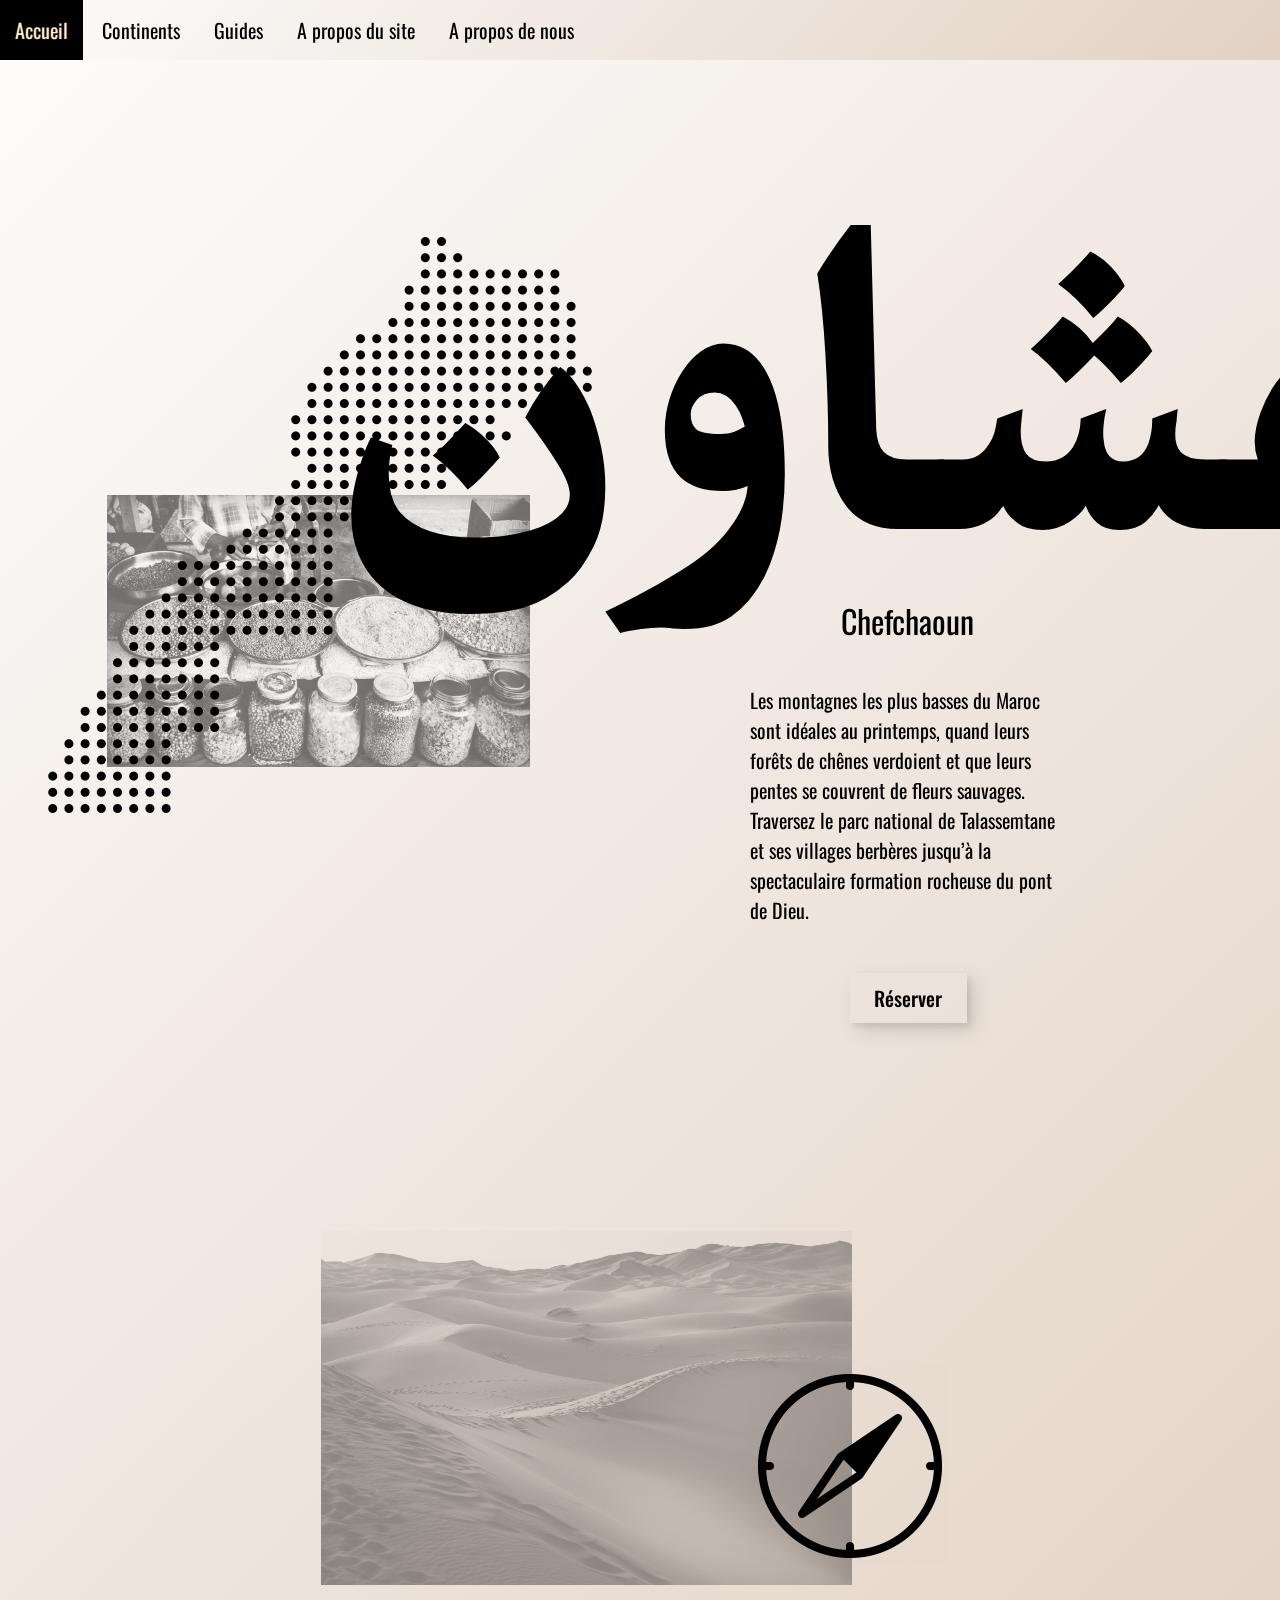
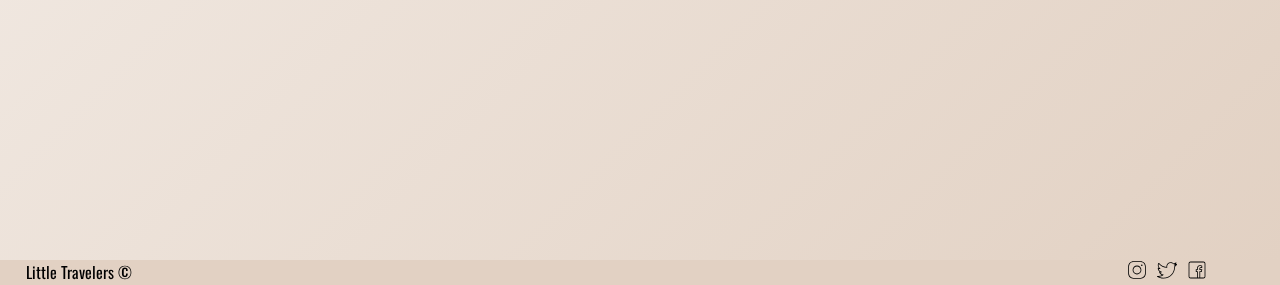
<file: voyages2.html>
<!DOCTYPE html>
<html lang="en">
<head>
    <meta charset="UTF-8">
    <meta http-equiv="X-UA-Compatible" content="IE=edge">
    <meta name="viewport" content="width=device-width, initial-scale=1.0">
    <link rel="preconnect" href="https://fonts.googleapis.com">
    <link rel="preconnect" href="https://fonts.gstatic.com" crossorigin>
    <link href="https://fonts.googleapis.com/css2?family=Fjalla+One&display=swap" rel="stylesheet">
    <link rel="preconnect" href="https://fonts.googleapis.com">
    <link rel="preconnect" href="https://fonts.gstatic.com" crossorigin>
    <link href="https://fonts.googleapis.com/css2?family=Oswald:wght@500&display=swap" rel="stylesheet">
    <link rel="preconnect" href="https://fonts.googleapis.com">
    <link rel="preconnect" href="https://fonts.gstatic.com" crossorigin>
    <link href="https://fonts.googleapis.com/css2?family=Mirza:wght@500&display=swap" rel="stylesheet">
    <link rel="stylesheet" href="/css/voyages2.css">
    <link rel="stylesheet" href="css/voyages.css">
    
    <title>Chefchaoun</title>
</head>
<body class="chefbody">
        <header>
            <div class="menuderoulant">
                <nav class="struct">
                    <ul class="navbar">    
                        <li><a href="#">Accueil</a></li>
                        <li><a href="#">Continents</a>    
                            <ul>    
                                <li><a href="#">Afrique</a>
                                    <ul>
                                        <li><a href="#">Chefchaoun</a></li> 
                                    </ul>
                                </li> 
                                <li><a href="#">Amérique</a></li>
                                <li><a href="#">Asie</a></li>
                                <li><a href="#">Europe</a>
                                    <ul>
                                        <li><a href="#">Edimbourg</a></li>
                                        <li><a href="#">Reykjavik</a></li>
                                    </ul>
                                </li>
                                <li><a href="#">Océanie</a></li> 
                            </ul>
                        </li>    
                        <li><a href="#">Guides</a>
                            <ul>    
                                <li><a href="#">Laura</a>
                                    <ul>
                                        <li><a href="#">Chefchaoun</a></li> 
                                    </ul>
                                </li> 
                                <li><a href="#">Boris</a>
                                    <ul>
                                        <li><a href="#">Reykjavik</a></li> 
                                    </ul>
                                </li>
                                <li><a href="#">Laura</a>
                                    <ul>
                                        <li><a href="#">Edimbourg</a></li> 
                                    </ul>
                                </li>
                            </ul>
                        </li>   
                        <li><a href="#">A propos du site</a></li>    
                        <li><a href="#">A propos de nous</a></li>     
                        
                    </ul>   
                </nav> 
            </div>
        </header>




    <main class="maincc">
        
            <section class="titlecc">
                <h1 class="titrecc">شفشاون</h1>   
            </section>

            <section class="pic">
                <img class= "epice" src="/assets/epice.svg" alt="marchand d'épice">
            </section>

            <section class="pic2">
                <img class= "marocstyle" src="/assets/marocdots.vectornator/Thumbnail.png" alt="Maroc">
            </section>

            <section class="booking">
                <div class="program">
                    <p>Chefchaoun</p>
                </div>
                <div class="textpart2">
                    <p>Les montagnes les plus basses du Maroc sont idéales au printemps, quand leurs forêts de chênes verdoient et que leurs pentes se couvrent de fleurs sauvages. Traversez le parc national de Talassemtane et ses villages berbères jusqu’à la spectaculaire formation rocheuse du pont de Dieu.</p>
                    
                </div>

            
                <div class="container">
                    <p><a href="#modal" class="btngo">Réserver</a></p>
                </div>
                
                <div id="modal">
                    <div class="modal-content">
                        <div class="ccheader">
                            <h2>Réservation</h2>
                            <div class="ccfooter">
                                <a href="#" class="btnclose">✕</a>
                            </div>
                        </div>
                        <form action="" method="get" class="form-example">
                            <div class="copy">
                                
                                <div>
                                    <label for="name">Nom :</label>
                                    <input type="text" id="name" name="user_name">
                                </div>
                                <div>
                                    <label for="mail">e-mail :</label>
                                    <input type="email" id="mail" name="user_mail">
                                </div>
                                <div class="send">
                                    <button class="envoi" >Envoyer</button>
                                </div>
                                
                            </div>
                        </form>
                    </div>
                    <div class="overlay"></div>
                </div>

                  
            </section>

            <section class="desert">
                
                <img class= "desertstyle" src="/assets/desert.svg" alt="desert marocain">
                
                
            </section>
            <section class="boussolestyle">
                <div >
                    <a href=" https://goo.gl/maps/S86FrP5M6EJCNuHz5" target="_blank">
                    
                        <img class="boussolestatic" src="/assets/boussolestatic.jpg" title="click me!">
                        <img class="boussoleactive" src="/assets/boussole.gif" title="click me!">

                    </a>
                </div> 
                
            </section>

            
           
    </main>
    <footer class="low_footer">
        <div class="lowfooter">
            <div>Little Travelers ©</div>
            <div class="imgfootercc">
                <div><a href="https://www.instagram.com/?hl=fr" target="_blank"> <img class="ccinsta" src="assets/iconsinstacc.svg"></a></div>
                <div><a href="https://twitter.com/?lang=fr" target="_blank"> <img class="cctwit" src="assets/iconstwittercc.svg"></a></div>
                <div><a href="https://fr-fr.facebook.com/" target="_blank"><img class="ccfb" src="assets/iconsfbcc.svg"></a></div>
            </div>
        </div>
    </footer> 


</body>
</html>
</file>
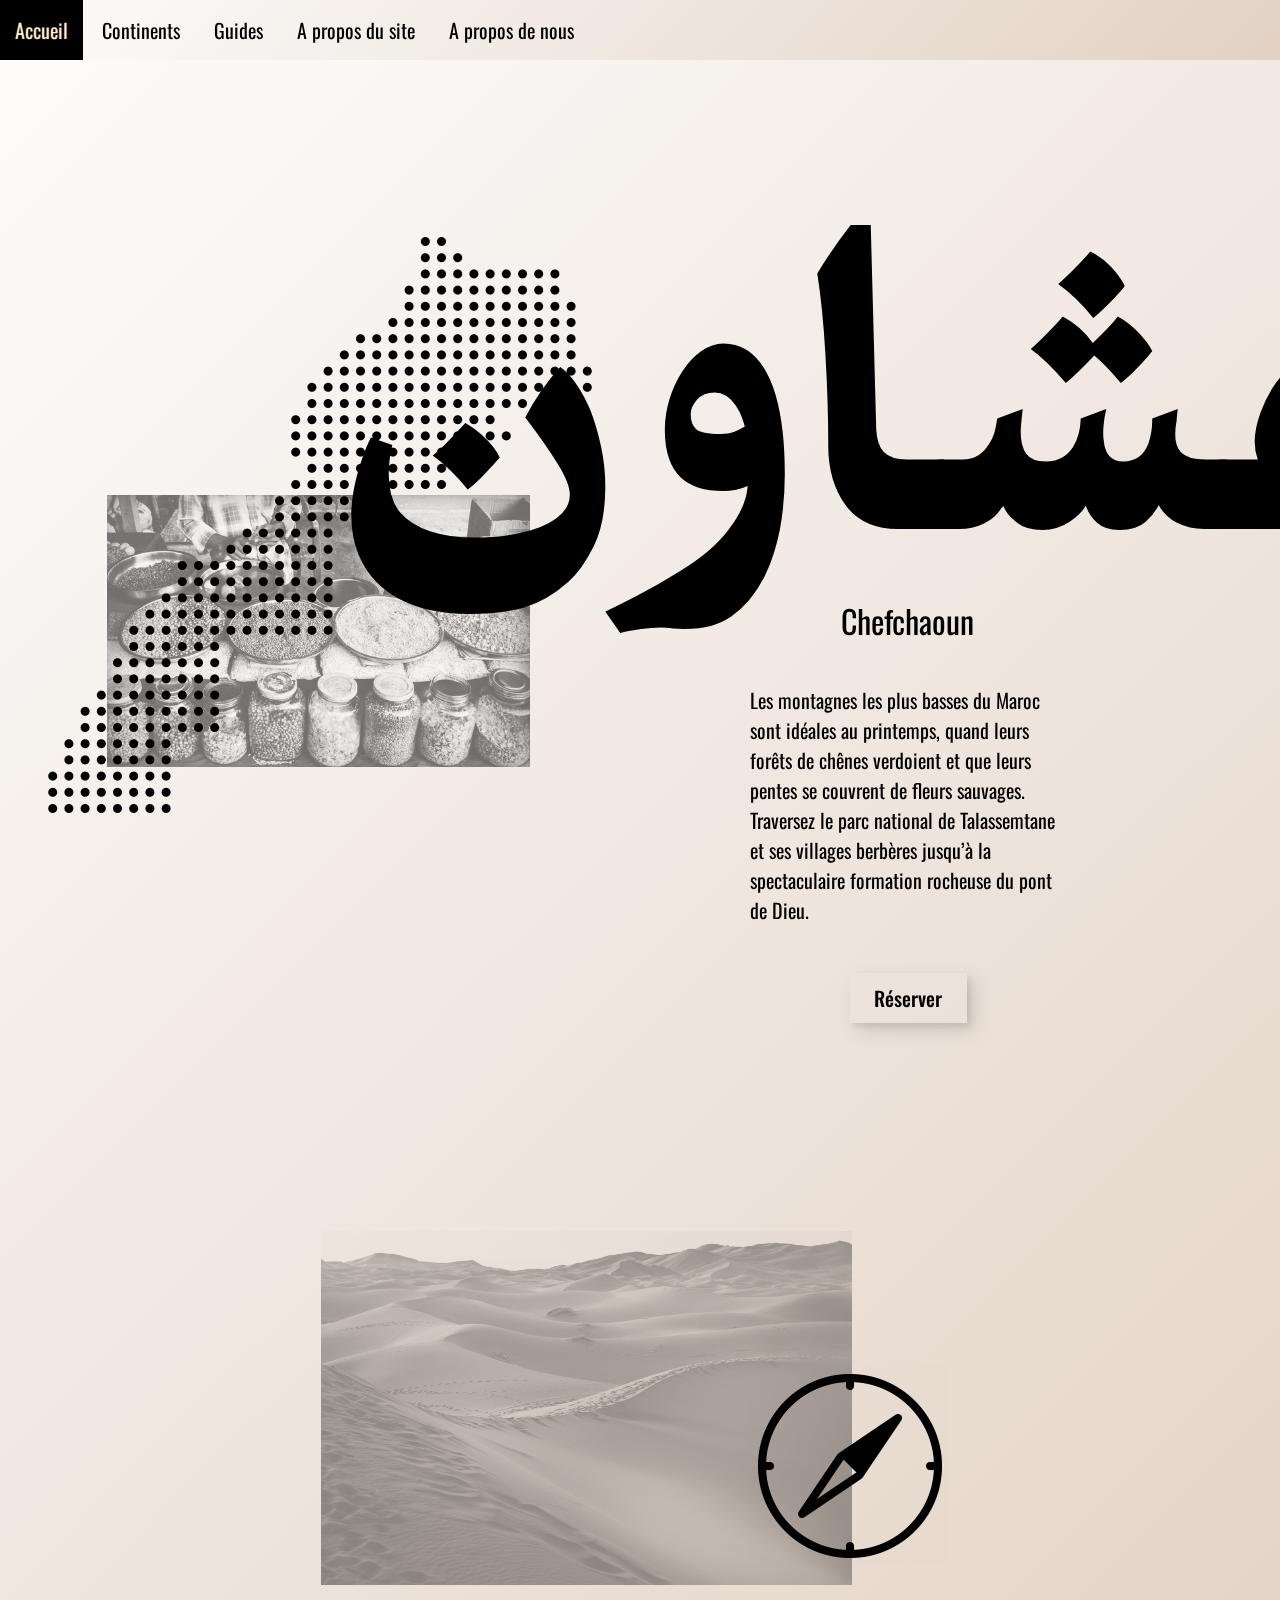
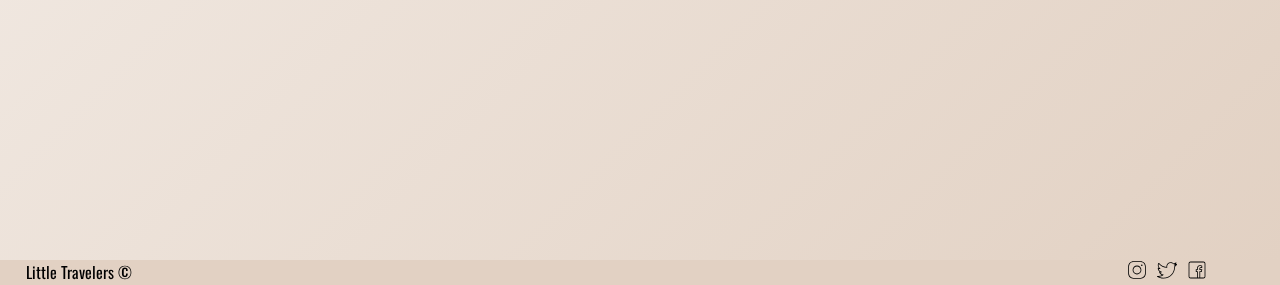
<file: voyages/voyage2.html>
<!DOCTYPE html>
<html lang="en">
<head>
    <meta charset="UTF-8">
    <meta http-equiv="X-UA-Compatible" content="IE=edge">
    <meta name="viewport" content="width=device-width, initial-scale=1.0">
    <link rel="preconnect" href="https://fonts.googleapis.com">
    <link rel="preconnect" href="https://fonts.gstatic.com" crossorigin>
    <link href="https://fonts.googleapis.com/css2?family=Fjalla+One&display=swap" rel="stylesheet">
    <link rel="preconnect" href="https://fonts.googleapis.com">
    <link rel="preconnect" href="https://fonts.gstatic.com" crossorigin>
    <link href="https://fonts.googleapis.com/css2?family=Oswald:wght@500&display=swap" rel="stylesheet">
    <link rel="preconnect" href="https://fonts.googleapis.com">
    <link rel="preconnect" href="https://fonts.gstatic.com" crossorigin>
    <link href="https://fonts.googleapis.com/css2?family=Mirza:wght@500&display=swap" rel="stylesheet">
    <link rel="stylesheet" href="/css/voyages2.css">
    <link rel="stylesheet" href="/css/voyages.css">
    <link rel="shortcut icon" type="image/png" href="/assets/favicon.ico.ico"/>

    
    <title>Chefchaoun</title>
</head>
<body class="chefbody">
        <header>
            <div class="menuderoulant">
                <nav class="struct">
                    <ul class="navbar">    
                        <li><a href="/index.html">Accueil</a></li>
                        <li><a href="#">Continents</a>    
                            <ul>    
                                <li><a href="#">Afrique</a>
                                    <ul>
                                        <li><a href="/voyages/voyage2.html">Chefchaoun</a></li> 
                                    </ul>
                                </li> 
                                <li><a href="#">Amérique</a></li>
                                <li><a href="#">Asie</a></li>
                                <li><a href="#">Europe</a>
                                    <ul>
                                        <li><a href="/voyages/voyage1.html">Edimbourg</a></li>
                                        <li><a href="/voyages/voyage3.html">Reykjavik</a></li>
                                    </ul>
                                </li>
                                <li><a href="#">Océanie</a></li> 
                            </ul>
                        </li>    
                        <li><a href="#">Guides</a>
                            <ul>    
                                <li><a href="#">Laura</a>
                                    <ul>
                                        <li><a href="/voyages/voyage2.html">Chefchaoun</a></li> 
                                    </ul>
                                </li> 
                                <li><a href="#">Boris</a>
                                    <ul>
                                        <li><a href="/voyages/voyage3.html">Reykjavik</a></li> 
                                    </ul>
                                </li>
                                <li><a href="#">Laura</a>
                                    <ul>
                                        <li><a href="/voyages/voyage1.html">Edimbourg</a></li> 
                                    </ul>
                                </li>
                            </ul>
                        </li>   
                        <li><a href="#">A propos du site</a></li>    
                        <li><a href="#">A propos de nous</a></li>     
                        
                    </ul>   
                </nav> 
            </div>
        </header>




    <main class="maincc">
        
            <section class="titlecc">
                <h1 class="titrecc">شفشاون</h1>   
            </section>

            <section class="pic">
                <img class= "epice" src="/Images/epice.svg" alt="marchand d'épice">
            </section>

            <section class="pic2">
                <img class= "marocstyle" src="/Images/marocdots.vectornator/Thumbnail.png" alt="Maroc">
            </section>

            <section class="booking">
                <div class="program">
                    <p>Chefchaoun</p>
                </div>
                <div class="textpart2">
                    <p>Les montagnes les plus basses du Maroc sont idéales au printemps, quand leurs forêts de chênes verdoient et que leurs pentes se couvrent de fleurs sauvages. Traversez le parc national de Talassemtane et ses villages berbères jusqu’à la spectaculaire formation rocheuse du pont de Dieu.</p>
                    
                </div>

            
                <div class="container">
                    <p><a href="#modal" class="btngo">Réserver</a></p>
                </div>
                
                <div id="modal">
                    <div class="modal-content">
                        <div class="ccheader">
                            <h2>Réservation</h2>
                            <div class="ccfooter">
                                <a href="#" class="btnclose">✕</a>
                            </div>
                        </div>
                        <form action="" method="get" class="form-example">
                            <div class="copy">
                                
                                <div>
                                    <label for="name">Nom :</label>
                                    <input type="text" id="name" name="user_name">
                                </div>
                                <div>
                                    <label for="mail">e-mail :</label>
                                    <input type="email" id="mail" name="user_mail">
                                </div>
                                <div class="send">
                                    <button class="envoi" >Envoyer</button>
                                </div>
                                
                            </div>
                        </form>
                    </div>
                    <div class="overlay"></div>
                </div>

                  
            </section>

            <section class="desert">
                
                <img class= "desertstyle" src="/Images/desert.svg" alt="desert marocain">
                
                
            </section>
            <section class="boussolestyle">
                <div >
                    <a href=" https://goo.gl/maps/S86FrP5M6EJCNuHz5" target="_blank">
                    
                        <img class="boussolestatic" src="/Images/boussolestatic.jpg" title="click me!">
                        <img class="boussoleactive" src="/Images/boussole.gif" title="click me!">

                    </a>
                </div> 
                
            </section>

            
           
    </main>
    <footer class="low_footer">
        <div class="lowfooter">
            <div>Little Travelers ©</div>
            <div class="imgfootercc">
                <div><a href="https://www.instagram.com/?hl=fr" target="_blank"> <img class="ccinsta" src="/Images/iconsinstacc.svg"></a></div>
                <div><a href="https://twitter.com/?lang=fr" target="_blank"> <img class="cctwit" src="/Images/iconstwittercc.svg"></a></div>
                <div><a href="https://fr-fr.facebook.com/" target="_blank"><img class="ccfb" src="/Images/iconsfbcc.svg"></a></div>
            </div>
        </div>
    </footer> 


</body>
</html>
</file>
<file: css/voyages2.css>
/* 
I.General et Header
    I.1.Réinitialisation de la page
    I.2.Navigation bar
II.Main
    II.1.Titre
    II.2.Images du titre
    II.3.Bouton et texte
        II.3.1.Modale et formulaire 
III.Footer
*/


/* I.General et Header */
/* I.1.Réinitialisation de la page */

.chefbody {
    background-image: linear-gradient(135deg, #fdfcfb 0%, #e2d1c3 100%);
    height: 100vh;
    width: 100%;
    scroll-behavior: smooth;
}
/* I.2.Navigation bar */
.menuderoulant{
    margin: 0 auto;
    box-shadow: 0 10px 15px rgba(0,0,0,0.1) ;
}

.struct{
    height: 60px ;
    z-index: 4;
    box-shadow: 0 10px 15px rgba(0,0,0,0.1) ;
    background-image: linear-gradient(135deg, #fdfcfb 0%, #e2d1c3 100%) ;
}

.struct ul{
    padding: 0 ;
    margin: 0; 
    margin-right: 30px;
    z-index: 4;

}

.struct ul li{
    
    position: relative;
    display: inline-block;
    z-index: 4;
}

.struct ul li a {
    display: block;
    padding: 0 15px;
    color: black;
    font-family: 'Oswald', sans-serif;  
    line-height: 60px;
    font-size: 20px;
    z-index: 4;
}

.struct ul li a:hover{
    background: black;
    color: blanchedalmond;
    z-index: 4;
}

.struct .navbar ul{
    position: absolute;
    top: 60px;
    display: none;
    z-index: 4;
}

.struct .navbar li:hover > ul {
    display: block;
    z-index: 4;
}

.struct .navbar ul li{
    width: 150px;
    float: none;
    display: list-item;
    position: relative;
    z-index: 4;
}

.struct .navbar ul ul li{
    position: relative;
    top: -60px;
    Left: 150px;
    z-index: 4;
}

/* II.Main */

.maincc{
    background-image: linear-gradient(135deg, #fdfcfb 0%, #e2d1c3 100%) ;
    height: 200vh;
    display: grid;
    grid-template-columns: repeat(12, 1fr );
    grid-template-rows: repeat(12, 1fr);
    gap: 5px;
}

/* II.1.Titre */

.titlecc { 
    
    color: black;
    font-family: 'Mirza', cursive;
    font-size: 250px;
    grid-column: 4 / 12;
    grid-row: 2 / 4;
    z-index: 2;
    
}

.titrecc:hover{
    
    -webkit-text-stroke-width: 0.5px;
    -webkit-text-stroke-color: blanchedalmond;
    
}

/* II.2.Images du titre */

.pic{
    grid-column: 2 / 6;
    grid-row: 4 / 6;
}

.pic2{
    grid-column: 1 / 7;
    grid-row: 2 / 6;
    z-index: 1;
    mix-blend-mode: multiply;
}

.epice{
    
    width: 100%;
    height: auto;
    -webkit-filter: grayscale(100%); 
    filter: grayscale(100%);   
}


/* II.3.Bouton et texte */

.booking {
    grid-column: 8 / 11;
    grid-row: 4 / 8;
    display: flex;
    align-items: center;
    justify-content: center;
    color: black;
    font-family: 'Oswald', sans-serif;  
    font-size: 20px;
    display: flex;
    flex-direction: column;
    justify-content: space-evenly;
    margin-top: 4.5%;
}
.program{
    font-size: xx-large;
    margin-top: 19%;
}


.textpart2{
    margin-top: 4%;
}

.boussolestatic{
    position:absolute;
    background: white;
    width:200px;
}
.boussolestatic:hover{
    opacity:0;
    cursor: pointer;
}
.boussolestyle {
    grid-column: 8 / 10;
    grid-row: 10 / 10;
    mix-blend-mode: multiply;
}

.desert{
    margin-top: 2%;
    grid-column: 4 / 9;
    grid-row: 9 / 11;
    
}
.desertstyle{
    width: 100% ;
    display: flex;
    justify-items: center;
    align-items: center;
    -webkit-filter: grayscale(100%); 
    filter: grayscale(100%);
    mix-blend-mode: multiply; 
    transition: all 0.5s ease;
    
}
.desertstyle:hover{
    width: 100%;
    display: flex;
    justify-items: center;
    align-items: center;
    transition: all 0.5s ease;
    -webkit-filter: grayscale(0%); 
    filter: grayscale(0%);
    margin-top: 2%;
    grid-column: 4 / 9;
    grid-row: 9 / 11;
    
}


.container{
    margin: 20px;
    outline: none;
}

.btngo{
    padding: 10px 25px;
    color: black;
    font-family: 'Oswald', sans-serif;
    font-size: 20px;
    font-weight: 500;
    background: transparent;
    cursor: pointer;
    transition: all 0.3s ease;
    position: relative;
    display: inline-block;
    box-shadow: 
    7px 7px 20px 0px #0002,
    4px 4px 5px 0px #0001;

}

.btngo {
    border: none;
    box-shadow: 
        7px 7px 20px 0px #0002,
        4px 4px 5px 0px #0001;
}
.btngo:hover {
        box-shadow:
        -7px -7px 20px 0px #fff9,
        -4px -4px 5px 0px #fff9,
        7px 7px 20px 0px #0002,
        4px 4px 5px 0px #0001;
}


/* II.3.1.Modale et formulaire */

#modal {

    left: 50%;
    margin: -250px 5% 0 -30%;
    opacity: 0;
    position: absolute;
    top: -50%;
    visibility: hidden;
    width: 60%; 
    box-sizing: border-box;
    transition: all 0.4s ease-in-out;
    -moz-transition: all 0.4s ease-in-out;
    -webkit-transition: all 0.4s ease-in-out;
}


#modal:target {
    opacity: 1;
    top: 50%;
    visibility: visible;
}

.btnclose, .ccheader{
    display: flex;
    align-items: center;
    justify-content: space-between;

}


#modal h2 {
    margin: 0;
}

#modal .btnclose {
    float: right;
    color: blanchedalmond;
}


#modal .copy, #modal .ccheader, #modal .ccfooter {
    padding: 10px;
}
#modal2 .copy, #modal2 .ccheader, #modal2 .ccfooter {
    padding: 10px;
}

.modal-content {
    background: black;
    color: blanchedalmond;
    position: relative;
    z-index: 20;
    
}


#modal .copy {
    background: black;
    color: blanchedalmond;
    display: inline-block;
    width: 90px;
    text-align: center;
    
}

#modal input, textarea {
    font-family: 'Oswald', sans-serif;
    font: 1em ;
    width: 300px;
    box-sizing: border-box;
}



#modal .overlay {
    background-color: #000;
    background: rgba(0,0,0,.85);
    height: 100%;
    left: 0;
    position: fixed;
    top: 0;
    width: 100%;
    z-index: 10;
}

.send{
    margin: 20px;
    outline: none;
}
.envoi{
    padding: 10px 25px;
    color: blanchedalmond;
    font-family: 'Oswald', sans-serif;
    font-size: 20px;
    font-weight: 500;
    background: transparent;
    cursor: pointer;
    transition: all 0.3s ease;
    position: relative;
    display: inline-block;

}

.envoi {
    border: none;
}
.envoi:hover {
    -webkit-text-stroke-width: 0.5px;
    -webkit-text-stroke-color: black;
}

/* III.Footer */

.low_footer{
    background-color: #e2d1c3;
    color: black;
    font-family: 'Oswald', sans-serif;
    padding-left: 2%;
    
}
.lowfooter{
    display: flex;
    flex-direction: row;
    justify-content: space-between;
}

.imgfootercc{
    display: flex;
    flex-direction: row;
    justify-content: space-between;
    margin-right: 5%;
}
.ccinsta, .cctwit, .ccfb{
    width: 30px;
    padding-right: 10px;
    
}
</file>
<file: css/voyages.css>
.img_float_low {
   
        display: flex;
        flex-direction: column;
        flex-wrap: nowrap;
        justify-content: space-between;
        align-items: center;
        align-content: flex-start;
        mix-blend-mode: multiply;
        
}

* {
    padding: 0;
    margin: 0;
    text-decoration: none;
    box-sizing: border-box;
    list-style: none;
}

body {
    scroll-behavior: smooth;
}
.loranch{
    height: 100vh;
}
.loranch a img{
    transform: translate(0px, 100px);
    z-index: 20;
}

#videoaccueil {
    position: fixed;
    right: 0;
    bottom: 0;
    min-width: 100%;
    min-height: 70vh;
    z-index: -1;
  }


.accueil_content {
        /* position:fixed; */
        bottom: 0;
        left: 0;
        background: rgba(130, 197, 128, 0.1);
        width: 100%;
        height: 100%;
        padding: 10px;
        display: flex;
        flex-direction: row;
      }

#accueil_titre {
    font-family: 'Fjalla One', sans-serif;
    font-size: 150px;
    color: rgb(255, 255, 255);
    margin-left: 40%;
    margin-top: 10%;
    letter-spacing: 4px;
}

/* .dropdown {
    margin: 0 auto;
} */

.navaccueil {
    margin-top: 70%;
    margin-left: 30%;
}

.navaccueil ul {
    float: left;
}

.navaccueil ul li {
    position: relative;
    display: block;
    margin-top: 40%;
}

.navaccueil ul li a {
    width: 148px;  
    display: block;  
    text-align: center;  
    font-family: 'Oswald', sans-serif;  
    color:#ffffff; 
    font-size: 130%; 
}

.navaccueil ul ul{
    position: absolute;
    left: 150px; 
    top: -150px;
    display: none;
}

.navaccueil ul li:hover >ul{
    display: block;
}

.navaccueil ul ul li {
    float: none;
    position: relative;
}

.navaccueil ul ul ul li {
    position: relative;
    top: 90px;
    margin-bottom: -40%;
}

.hover_nav::before {  
    transform: scaleX(0);
    transform-origin: bottom right;
  }
  
.hover_nav:hover::before {
    transform: scaleX(1);
    transform-origin: bottom left;
  }
  
.hover_nav::before {
    content: " ";
    display: block;
    position: absolute;
    top: 0; right: 0; bottom: 0; left: 0;
    inset: 0 0 0 0;
    background: rgba(245, 197, 40, 0.932);
    z-index: -1;
    transition: transform .3s ease;
  }

.arrowdown {
    position:absolute;
    z-index: 100;
    width: 10%;
    text-align: center;
    fill: white;
    transform: translate(650px, -300px);
}


  


.desc::before{
    content:url("../assets/");
}

.desc{
    font-family: 'Oswald', sans-serif;
    text-align: justify;
    color: black;
    
}

.intitule{
    font-family: 'Oswald', sans-serif;
    color: black;
    margin-bottom: 10%;
}

.img_float_low{
    height: 50%;
    margin-bottom: 6%;
}
.img_float_low img{
    width: 60%;
    height: 60%;
    margin-top: 2%;
    z-index: 0;
}



.prez_low{
    width: 40%;
    height: 60%;
    
}


.accueil_low{
    background-image: linear-gradient(135deg, #fdfcfb 0%, #e2d1c3 100%);
    height: 100vh; 
    display: flex;
	flex-direction: row;
	justify-content: space-evenly;
	align-items: center;
	align-content: flex-start;
    
    
}

.apostrophe_start{
    width: 40px;
    height: 40px;
    float: left;
    text-align: justify;
    mix-blend-mode: multiply;
}
.apostrophe_end{
    width: 40px;
    height: 40px;
    float: right;
    text-align: justify;
    mix-blend-mode: multiply;
}

button {
    margin: 20px;
    outline: none;
    

  }
  .custom-btn {
    padding: 10px 25px;
    font-family: 'Oswald', sans-serif;
    font-weight: 500;
    background: transparent;
    cursor: pointer;
    transition: all 0.3s ease;
    position: relative;
    display: inline-block;
  }

  .btn-1 {
    border: none;
  }
  .btn-1:hover {
     box-shadow:
     -7px -7px 20px 0px #fff9,
     -4px -4px 5px 0px #fff9,
     7px 7px 20px 0px #0002,
     4px 4px 5px 0px #0001;
  }


/* body {
    width: 100%;
    height: 100vh;
} */

.b_about {
    width: 100%;
    height: 100%;
    display: flex;
    flex-direction: column;
    background-color: rgb(0, 69, 46);
}

.b_about_img {
    width: 100%;
    height: 20%;
    display: flex;
    flex-direction: row;
    justify-content: center;
    align-items: center;
}

.b_about_img-photo {
    height: 125px;
    width: 125px;
    margin: 5%;
    border-radius: 1px;
    border: 2px solid transparent;
}

.b_about_img-photo-Reykjavik {
    background-image: url(/Images/photosaccueil1.jpeg);
    background-position: center;
    background-repeat: no-repeat;
    background-size: cover;
}

.b_about_img-photo-Edinburgh {
    background-image: url(/Images/photoaccueil2.jpeg);
    background-position: center;
    background-repeat: no-repeat;
    background-size: cover;
}

.b_about_img-photo-Chefchaoun {
    background-image: url(/Images/photoaccueil3.jpeg);
    background-position: center;
    background-repeat: no-repeat;
    background-size: cover;
}

.b_about_img-photo:hover {
    cursor: pointer;
    /* border-top: 2px solid hsl(47, 100%, 63%); */
    border-bottom: 2px solid hsl(47, 100%, 63%);
    transition: 1s;
}

.b_about_content {
    height: 65%;
    width: 60%;
    margin: 0 auto;
    background-color: rgb(255, 255, 255);
    display: flex;
    flex-direction: column;
    padding: 2% 5%;
}

.b_about_social {
    width: 97%;
    height: 10%;
    display: flex;
    align-items: center;
    justify-content: flex-end;
    transform: translate(0, 30px);
}

.b_about_content-title {
    font-family: 'Oswald', sans-serif;
    font-size: 50px;
    margin-bottom: 7%;
    animation-name: floating;
    animation-duration: 3s;
    animation-iteration-count: infinite;
    animation-timing-function: ease-in-out;
}

@keyframes floating {
    0% { transform: translate(0,  0px); }
    50%  { transform: translate(0, 15px); }
    100%   { transform: translate(0, -0px); }   
}

.b_about_content_p {
    font-family: 'Fjalla One', sans-serif;
    margin-bottom: 4%;
}

.b_about_social_img {
    height: 50%;
    margin: 0 1%;
}

.b_about_go_back {
    width: 100%;
    height: 7%;
    display: flex;
    justify-content: center;
    align-items: center;
}

.b_footer {
    display: flex;
    justify-content: flex-start;
    align-items: center;
    height: 9vh;
    width: 100%;
    background-color: rgb(255, 255, 255);
    /* margin: 1% 0 1% 1%; */
    font-family: 'Fjalla One', sans-serif;
}

.b_about_go_back-btn > img {
    height: 40px;
    transform: translate(0, 50px);
}

.b_footer_copyright {
    height: 10px;
    width: 10px;
    margin-right: 82.7%;

}
.bobart{
    height: 100vh;
}

.bobfooter{
    height: 8vh;
    display: flex;
    width: 100%;
    justify-content: space-between;
    align-items: center;
    flex-direction: row;
    margin-left: 1%;
}

.b_footer_social a img {
    height: 30%;
    width: 20%;
    margin-left: 4px;
}

.b_footer_social {
    width: 40%;
}
</file>
